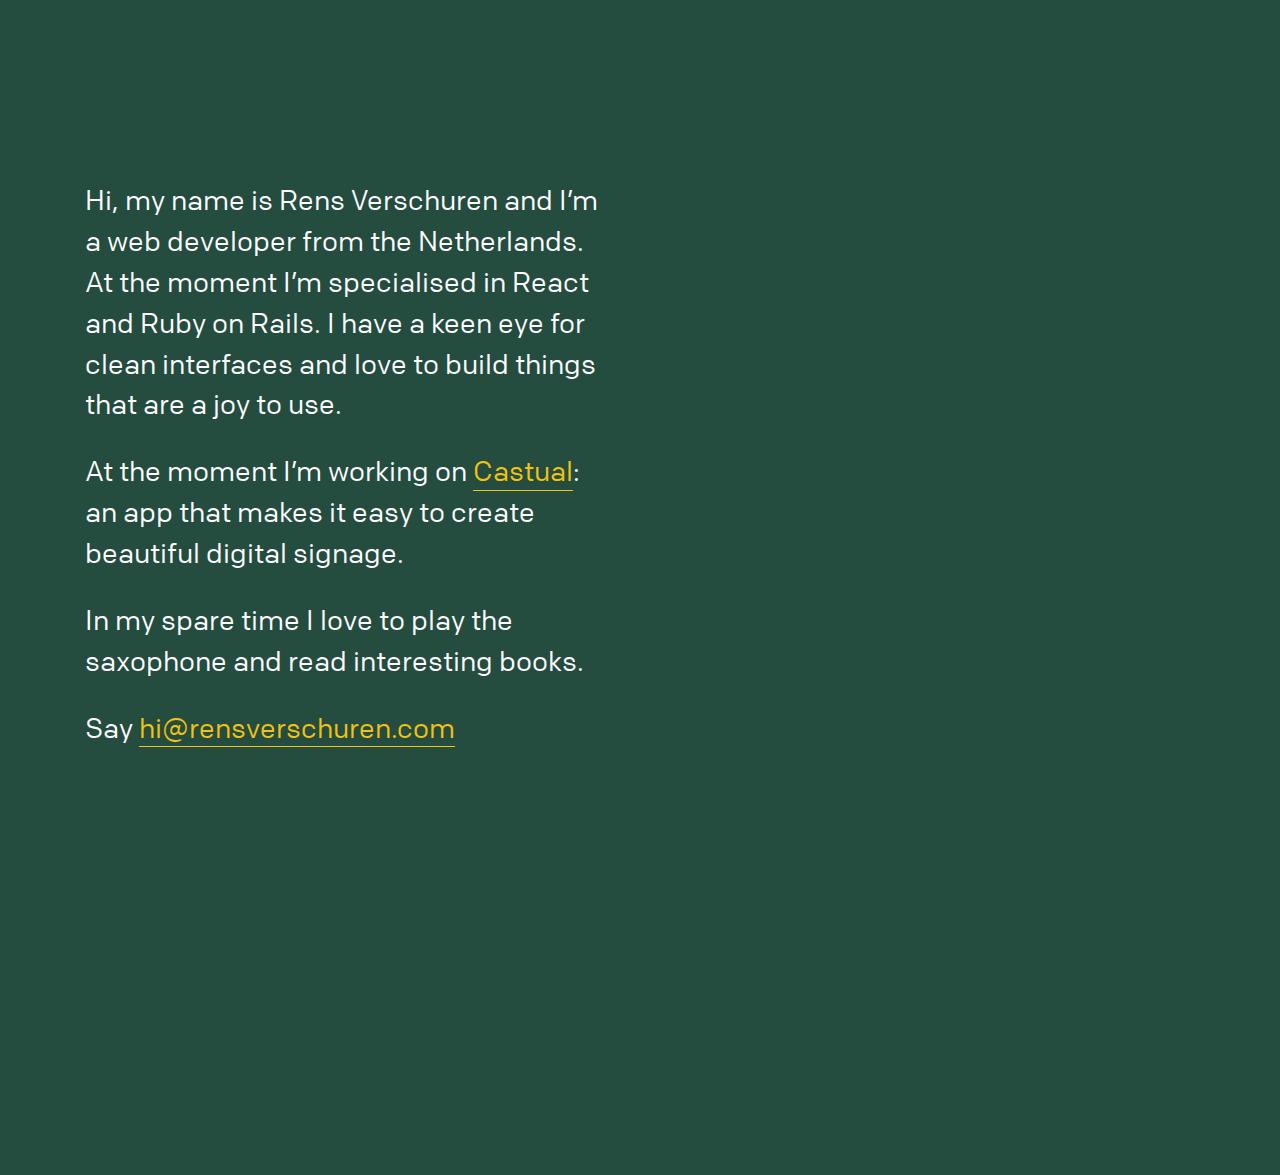
<file: index.html>
<!DOCTYPE html><html lang="en"><head><meta charSet="utf-8"/><meta http-equiv="x-ua-compatible" content="ie=edge"/><meta name="viewport" content="width=device-width, initial-scale=1, shrink-to-fit=no"/><style data-href="/styles.0833e2a1788c8d89ba2a.css">@font-face{font-family:ColfaxWebRegular;src:url(/static/ColfaxWebRegular-9192fe8f1f6eb8186327de75132e1f2c.eot);src:url(/static/ColfaxWebRegular-9192fe8f1f6eb8186327de75132e1f2c.eot?#iefix) format("embedded-opentype"),url(/static/ColfaxWebRegular-2e9344983aebffcc48e39ceb480b440f.woff2) format("woff2"),url(/static/ColfaxWebRegular-a915d9f30337f76c088a28f9e6741c29.woff) format("woff");font-weight:400;font-style:normal}html{font-family:sans-serif;-ms-text-size-adjust:100%;-webkit-text-size-adjust:100%}body{margin:0;font-size:28px;font-family:ColfaxWebRegular;font-style:normal;line-height:1.46;background-color:#244c3f;color:hsla(0,0%,100%,.8);-webkit-font-smoothing:antialiased;-moz-osx-font-smoothing:grayscale}article,aside,details,figcaption,figure,footer,header,main,menu,nav,section,summary{display:block}audio,canvas,progress,video{display:inline-block}audio:not([controls]){display:none;height:0}progress{vertical-align:baseline}[hidden],template{display:none}a{color:#f3c213;border-bottom:1px solid #f3c213;text-decoration:none;padding-bottom:.05em;background-color:transparent;-webkit-text-decoration-skip:objects}a:active,a:hover{outline-width:0}abbr[title]{border-bottom:none;text-decoration:underline;-webkit-text-decoration:underline dotted;text-decoration:underline dotted}b,strong{font-weight:inherit;font-weight:bolder}dfn{font-style:italic}h1{font-size:2em;margin:.67em 0}mark{background-color:#ff0;color:#000}small{font-size:80%}sub,sup{font-size:75%;line-height:0;position:relative;vertical-align:baseline}sub{bottom:-.25em}sup{top:-.5em}img{border-style:none}svg:not(:root){overflow:hidden}code,kbd,pre,samp{font-family:monospace,monospace;font-size:1em}figure{margin:1em 40px}hr{box-sizing:content-box;height:0;overflow:visible}button,input,optgroup,select,textarea{font:inherit;margin:0}optgroup{font-weight:700}button,input{overflow:visible}button,select{text-transform:none}[type=reset],[type=submit],button,html [type=button]{-webkit-appearance:button}[type=button]::-moz-focus-inner,[type=reset]::-moz-focus-inner,[type=submit]::-moz-focus-inner,button::-moz-focus-inner{border-style:none;padding:0}[type=button]:-moz-focusring,[type=reset]:-moz-focusring,[type=submit]:-moz-focusring,button:-moz-focusring{outline:1px dotted ButtonText}fieldset{border:1px solid silver;margin:0 2px;padding:.35em .625em .75em}legend{box-sizing:border-box;color:inherit;display:table;max-width:100%;padding:0;white-space:normal}textarea{overflow:auto}[type=checkbox],[type=radio]{box-sizing:border-box;padding:0}[type=number]::-webkit-inner-spin-button,[type=number]::-webkit-outer-spin-button{height:auto}[type=search]{-webkit-appearance:textfield;outline-offset:-2px}[type=search]::-webkit-search-cancel-button,[type=search]::-webkit-search-decoration{-webkit-appearance:none}::-webkit-input-placeholder{color:inherit;opacity:.54}::-webkit-file-upload-button{-webkit-appearance:button;font:inherit}html{font:112.5%/1.45em georgia,serif;box-sizing:border-box;overflow-y:scroll}*,:after,:before{box-sizing:inherit}body{color:#fff;font-weight:400;word-wrap:break-word;-webkit-font-kerning:normal;font-kerning:normal;-ms-font-feature-settings:"kern","liga","clig","calt";-webkit-font-feature-settings:"kern","liga","clig","calt";font-feature-settings:"kern","liga","clig","calt"}img{max-width:100%;padding:0;margin:0 0 1.45rem}h1{font-size:2.25rem}h1,h2{padding:0;margin:0 0 1.45rem;color:inherit;font-family:-apple-system,BlinkMacSystemFont,Segoe UI,Roboto,Oxygen,Ubuntu,Cantarell,Fira Sans,Droid Sans,Helvetica Neue,sans-serif;font-weight:700;text-rendering:optimizeLegibility;line-height:1.1}h2{font-size:1.62671rem}h3{font-size:1.38316rem}h3,h4{padding:0;margin:0 0 1.45rem;color:inherit;font-family:-apple-system,BlinkMacSystemFont,Segoe UI,Roboto,Oxygen,Ubuntu,Cantarell,Fira Sans,Droid Sans,Helvetica Neue,sans-serif;font-weight:700;text-rendering:optimizeLegibility;line-height:1.1}h4{font-size:1rem}h5{font-size:.85028rem}h5,h6{padding:0;margin:0 0 1.45rem;color:inherit;font-family:-apple-system,BlinkMacSystemFont,Segoe UI,Roboto,Oxygen,Ubuntu,Cantarell,Fira Sans,Droid Sans,Helvetica Neue,sans-serif;font-weight:700;text-rendering:optimizeLegibility;line-height:1.1}h6{font-size:.78405rem}hgroup{padding:0;margin:0 0 1.45rem}ol,ul{padding:0;margin:0 0 1.45rem 1.45rem;list-style-position:outside;list-style-image:none}dd,dl,figure,p{padding:0;margin:0 0 1.45rem}pre{margin:0 0 1.45rem;font-size:.85rem;line-height:1.42;background:rgba(0,0,0,.04);border-radius:3px;overflow:auto;word-wrap:normal;padding:1.45rem}table{font-size:1rem;line-height:1.45rem;border-collapse:collapse;width:100%}fieldset,table{padding:0;margin:0 0 1.45rem}blockquote{padding:0;margin:0 1.45rem 1.45rem}form,iframe,noscript{padding:0;margin:0 0 1.45rem}hr{padding:0;margin:0 0 calc(1.45rem - 1px);background:rgba(0,0,0,.2);border:none;height:1px}address{padding:0;margin:0 0 1.45rem}b,dt,strong,th{font-weight:700}li{margin-bottom:.725rem}ol li,ul li{padding-left:0}li>ol,li>ul{margin-left:1.45rem;margin-bottom:.725rem;margin-top:.725rem}blockquote :last-child,li :last-child,p :last-child{margin-bottom:0}li>p{margin-bottom:.725rem}code,kbd,samp{font-size:.85rem;line-height:1.45rem}abbr,abbr[title],acronym{border-bottom:1px dotted rgba(0,0,0,.5);cursor:help}abbr[title]{text-decoration:none}td,th,thead{text-align:left}td,th{border-bottom:1px solid rgba(0,0,0,.12);font-feature-settings:"tnum";-moz-font-feature-settings:"tnum";-ms-font-feature-settings:"tnum";-webkit-font-feature-settings:"tnum";padding:.725rem .96667rem calc(.725rem - 1px)}td:first-child,th:first-child{padding-left:0}td:last-child,th:last-child{padding-right:0}code,tt{background-color:rgba(0,0,0,.04);border-radius:3px;font-family:SFMono-Regular,Consolas,Roboto Mono,Droid Sans Mono,Liberation Mono,Menlo,Courier,monospace;padding:.2em 0}pre code{background:none;line-height:1.42}code:after,code:before,tt:after,tt:before{letter-spacing:-.2em;content:" "}pre code:after,pre code:before,pre tt:after,pre tt:before{content:""}@media only screen and (max-width:480px){html{font-size:100%}}</style><meta name="generator" content="Gatsby 2.1.10"/><title data-react-helmet="true">Rens Verschuren | Rens Verschuren</title><meta data-react-helmet="true" name="Rens Verschuren is a web developer from The Netherlands." content="Rens Verschuren is a web developer from The Netherlands."/><meta data-react-helmet="true" property="og:title" content="Rens Verschuren"/><meta data-react-helmet="true" property="og:description" content="Rens Verschuren is a web developer from The Netherlands."/><meta data-react-helmet="true" property="og:type" content="website"/><meta data-react-helmet="true" name="twitter:card" content="summary"/><meta data-react-helmet="true" name="twitter:creator" content="@rensverschuren"/><meta data-react-helmet="true" name="twitter:title" content="Rens Verschuren"/><meta data-react-helmet="true" name="twitter:description" content="Rens Verschuren is a web developer from The Netherlands."/><meta data-react-helmet="true" name="keywords" content="Rens, Verschuren, Developer, Netherlands, Castual"/><link rel="manifest" href="/manifest.webmanifest"/><meta name="theme-color" content="#3b0e6d"/><link rel="apple-touch-icon" sizes="48x48" href="/icons/icon-48x48.png"/><link rel="apple-touch-icon" sizes="72x72" href="/icons/icon-72x72.png"/><link rel="apple-touch-icon" sizes="96x96" href="/icons/icon-96x96.png"/><link rel="apple-touch-icon" sizes="144x144" href="/icons/icon-144x144.png"/><link rel="apple-touch-icon" sizes="192x192" href="/icons/icon-192x192.png"/><link rel="apple-touch-icon" sizes="256x256" href="/icons/icon-256x256.png"/><link rel="apple-touch-icon" sizes="384x384" href="/icons/icon-384x384.png"/><link rel="apple-touch-icon" sizes="512x512" href="/icons/icon-512x512.png"/><link as="script" rel="preload" href="/webpack-runtime-8a5eedc34414c8f46d42.js"/><link as="script" rel="preload" href="/app-32f5a9c84a27e0da8b66.js"/><link as="script" rel="preload" href="/styles-a8b864bc6a3ba4cda878.js"/><link as="script" rel="preload" href="/1-e1f94f9a5e7a895183c9.js"/><link as="script" rel="preload" href="/component---src-pages-index-js-5b016fc2584214d60093.js"/><link as="fetch" rel="preload" href="/static/d/173/path---index-6a9-NZuapzHg3X9TaN1iIixfv1W23E.json" crossorigin="use-credentials"/></head><body><noscript id="gatsby-noscript">This app works best with JavaScript enabled.</noscript><div id="___gatsby"><div style="outline:none" tabindex="-1" role="group"><div><main><div style="max-width:1140px;margin:0 auto;padding:0 15px"><div style="max-width:530px;padding:20vh 0 400px"><p>Hi, my name is Rens Verschuren and I’m a web developer from the Netherlands. At the moment I’m specialised in React and Ruby on Rails. I have a keen eye for clean interfaces and love to build things that are a joy to use.</p><p>At the moment I’m working on <a href="http://castual.com" rel="noopener noreferrer" target="_blank">Castual</a>: an app that makes it easy to create beautiful digital signage.</p><p>In my spare time I love to play the saxophone and read interesting books.</p><p>Say <a href="mailto:hi@rensverschuren.com">hi@rensverschuren.com</a></p></div></div></main></div></div></div><script id="gatsby-script-loader">/*<![CDATA[*/window.page={"componentChunkName":"component---src-pages-index-js","jsonName":"index","path":"/"};window.dataPath="173/path---index-6a9-NZuapzHg3X9TaN1iIixfv1W23E";/*]]>*/</script><script id="gatsby-chunk-mapping">/*<![CDATA[*/window.___chunkMapping={"app":["/app-32f5a9c84a27e0da8b66.js"],"component---src-pages-404-js":["/component---src-pages-404-js-2a1b7b3fc8ed06d4c4c9.js"],"component---src-pages-index-js":["/component---src-pages-index-js-5b016fc2584214d60093.js"],"pages-manifest":["/pages-manifest-09f9c8a903c9c6e2eb63.js"]};/*]]>*/</script><script src="/component---src-pages-index-js-5b016fc2584214d60093.js" async=""></script><script src="/1-e1f94f9a5e7a895183c9.js" async=""></script><script src="/styles-a8b864bc6a3ba4cda878.js" async=""></script><script src="/app-32f5a9c84a27e0da8b66.js" async=""></script><script src="/webpack-runtime-8a5eedc34414c8f46d42.js" async=""></script></body></html>
</file>
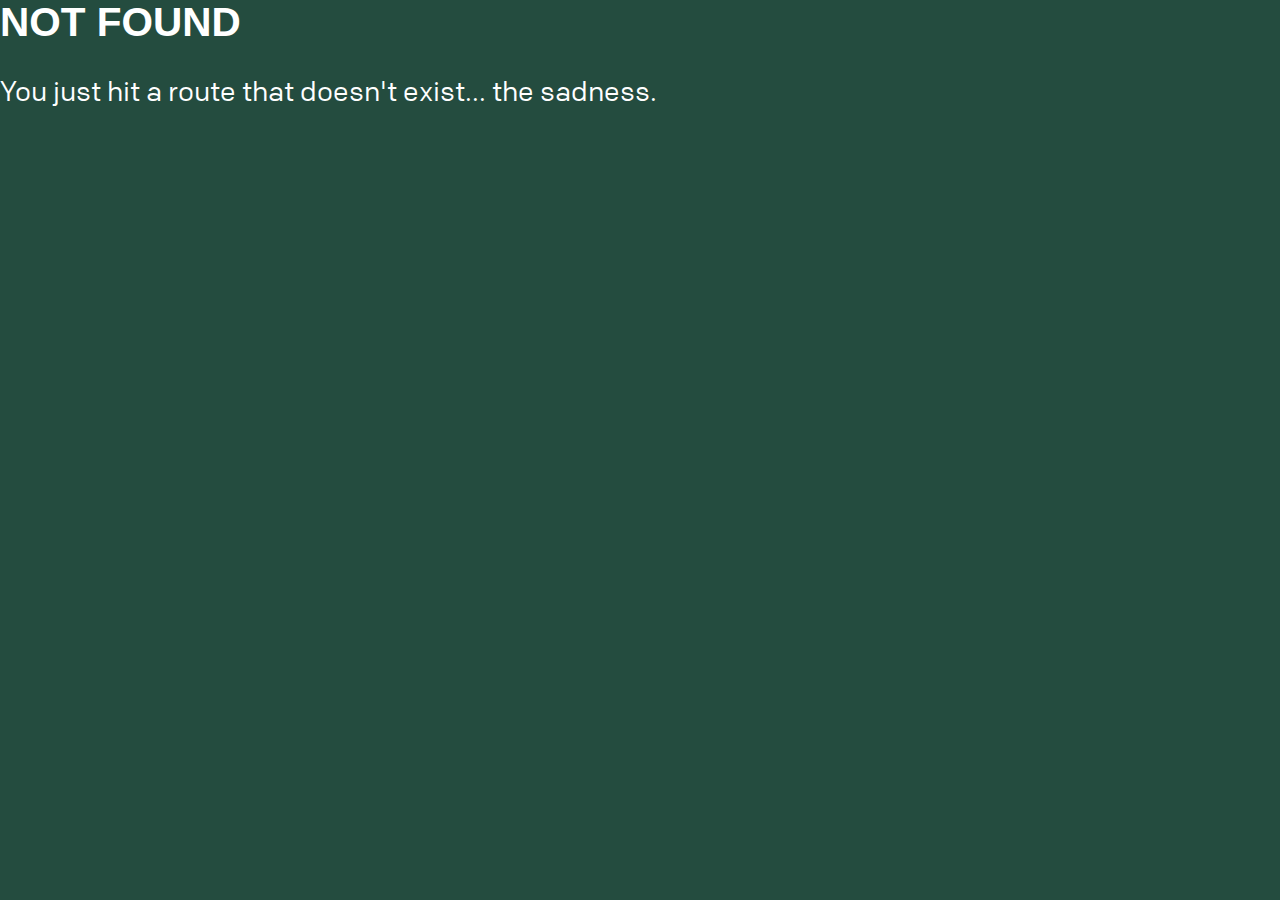
<file: 404/index.html>
<!DOCTYPE html><html lang="en"><head><meta charSet="utf-8"/><meta http-equiv="x-ua-compatible" content="ie=edge"/><meta name="viewport" content="width=device-width, initial-scale=1, shrink-to-fit=no"/><style data-href="/styles.0833e2a1788c8d89ba2a.css">@font-face{font-family:ColfaxWebRegular;src:url(/static/ColfaxWebRegular-9192fe8f1f6eb8186327de75132e1f2c.eot);src:url(/static/ColfaxWebRegular-9192fe8f1f6eb8186327de75132e1f2c.eot?#iefix) format("embedded-opentype"),url(/static/ColfaxWebRegular-2e9344983aebffcc48e39ceb480b440f.woff2) format("woff2"),url(/static/ColfaxWebRegular-a915d9f30337f76c088a28f9e6741c29.woff) format("woff");font-weight:400;font-style:normal}html{font-family:sans-serif;-ms-text-size-adjust:100%;-webkit-text-size-adjust:100%}body{margin:0;font-size:28px;font-family:ColfaxWebRegular;font-style:normal;line-height:1.46;background-color:#244c3f;color:hsla(0,0%,100%,.8);-webkit-font-smoothing:antialiased;-moz-osx-font-smoothing:grayscale}article,aside,details,figcaption,figure,footer,header,main,menu,nav,section,summary{display:block}audio,canvas,progress,video{display:inline-block}audio:not([controls]){display:none;height:0}progress{vertical-align:baseline}[hidden],template{display:none}a{color:#f3c213;border-bottom:1px solid #f3c213;text-decoration:none;padding-bottom:.05em;background-color:transparent;-webkit-text-decoration-skip:objects}a:active,a:hover{outline-width:0}abbr[title]{border-bottom:none;text-decoration:underline;-webkit-text-decoration:underline dotted;text-decoration:underline dotted}b,strong{font-weight:inherit;font-weight:bolder}dfn{font-style:italic}h1{font-size:2em;margin:.67em 0}mark{background-color:#ff0;color:#000}small{font-size:80%}sub,sup{font-size:75%;line-height:0;position:relative;vertical-align:baseline}sub{bottom:-.25em}sup{top:-.5em}img{border-style:none}svg:not(:root){overflow:hidden}code,kbd,pre,samp{font-family:monospace,monospace;font-size:1em}figure{margin:1em 40px}hr{box-sizing:content-box;height:0;overflow:visible}button,input,optgroup,select,textarea{font:inherit;margin:0}optgroup{font-weight:700}button,input{overflow:visible}button,select{text-transform:none}[type=reset],[type=submit],button,html [type=button]{-webkit-appearance:button}[type=button]::-moz-focus-inner,[type=reset]::-moz-focus-inner,[type=submit]::-moz-focus-inner,button::-moz-focus-inner{border-style:none;padding:0}[type=button]:-moz-focusring,[type=reset]:-moz-focusring,[type=submit]:-moz-focusring,button:-moz-focusring{outline:1px dotted ButtonText}fieldset{border:1px solid silver;margin:0 2px;padding:.35em .625em .75em}legend{box-sizing:border-box;color:inherit;display:table;max-width:100%;padding:0;white-space:normal}textarea{overflow:auto}[type=checkbox],[type=radio]{box-sizing:border-box;padding:0}[type=number]::-webkit-inner-spin-button,[type=number]::-webkit-outer-spin-button{height:auto}[type=search]{-webkit-appearance:textfield;outline-offset:-2px}[type=search]::-webkit-search-cancel-button,[type=search]::-webkit-search-decoration{-webkit-appearance:none}::-webkit-input-placeholder{color:inherit;opacity:.54}::-webkit-file-upload-button{-webkit-appearance:button;font:inherit}html{font:112.5%/1.45em georgia,serif;box-sizing:border-box;overflow-y:scroll}*,:after,:before{box-sizing:inherit}body{color:#fff;font-weight:400;word-wrap:break-word;-webkit-font-kerning:normal;font-kerning:normal;-ms-font-feature-settings:"kern","liga","clig","calt";-webkit-font-feature-settings:"kern","liga","clig","calt";font-feature-settings:"kern","liga","clig","calt"}img{max-width:100%;padding:0;margin:0 0 1.45rem}h1{font-size:2.25rem}h1,h2{padding:0;margin:0 0 1.45rem;color:inherit;font-family:-apple-system,BlinkMacSystemFont,Segoe UI,Roboto,Oxygen,Ubuntu,Cantarell,Fira Sans,Droid Sans,Helvetica Neue,sans-serif;font-weight:700;text-rendering:optimizeLegibility;line-height:1.1}h2{font-size:1.62671rem}h3{font-size:1.38316rem}h3,h4{padding:0;margin:0 0 1.45rem;color:inherit;font-family:-apple-system,BlinkMacSystemFont,Segoe UI,Roboto,Oxygen,Ubuntu,Cantarell,Fira Sans,Droid Sans,Helvetica Neue,sans-serif;font-weight:700;text-rendering:optimizeLegibility;line-height:1.1}h4{font-size:1rem}h5{font-size:.85028rem}h5,h6{padding:0;margin:0 0 1.45rem;color:inherit;font-family:-apple-system,BlinkMacSystemFont,Segoe UI,Roboto,Oxygen,Ubuntu,Cantarell,Fira Sans,Droid Sans,Helvetica Neue,sans-serif;font-weight:700;text-rendering:optimizeLegibility;line-height:1.1}h6{font-size:.78405rem}hgroup{padding:0;margin:0 0 1.45rem}ol,ul{padding:0;margin:0 0 1.45rem 1.45rem;list-style-position:outside;list-style-image:none}dd,dl,figure,p{padding:0;margin:0 0 1.45rem}pre{margin:0 0 1.45rem;font-size:.85rem;line-height:1.42;background:rgba(0,0,0,.04);border-radius:3px;overflow:auto;word-wrap:normal;padding:1.45rem}table{font-size:1rem;line-height:1.45rem;border-collapse:collapse;width:100%}fieldset,table{padding:0;margin:0 0 1.45rem}blockquote{padding:0;margin:0 1.45rem 1.45rem}form,iframe,noscript{padding:0;margin:0 0 1.45rem}hr{padding:0;margin:0 0 calc(1.45rem - 1px);background:rgba(0,0,0,.2);border:none;height:1px}address{padding:0;margin:0 0 1.45rem}b,dt,strong,th{font-weight:700}li{margin-bottom:.725rem}ol li,ul li{padding-left:0}li>ol,li>ul{margin-left:1.45rem;margin-bottom:.725rem;margin-top:.725rem}blockquote :last-child,li :last-child,p :last-child{margin-bottom:0}li>p{margin-bottom:.725rem}code,kbd,samp{font-size:.85rem;line-height:1.45rem}abbr,abbr[title],acronym{border-bottom:1px dotted rgba(0,0,0,.5);cursor:help}abbr[title]{text-decoration:none}td,th,thead{text-align:left}td,th{border-bottom:1px solid rgba(0,0,0,.12);font-feature-settings:"tnum";-moz-font-feature-settings:"tnum";-ms-font-feature-settings:"tnum";-webkit-font-feature-settings:"tnum";padding:.725rem .96667rem calc(.725rem - 1px)}td:first-child,th:first-child{padding-left:0}td:last-child,th:last-child{padding-right:0}code,tt{background-color:rgba(0,0,0,.04);border-radius:3px;font-family:SFMono-Regular,Consolas,Roboto Mono,Droid Sans Mono,Liberation Mono,Menlo,Courier,monospace;padding:.2em 0}pre code{background:none;line-height:1.42}code:after,code:before,tt:after,tt:before{letter-spacing:-.2em;content:" "}pre code:after,pre code:before,pre tt:after,pre tt:before{content:""}@media only screen and (max-width:480px){html{font-size:100%}}</style><meta name="generator" content="Gatsby 2.1.10"/><title data-react-helmet="true">404: Not found | Rens Verschuren</title><meta data-react-helmet="true" name="Rens Verschuren is a web developer from The Netherlands." content="Rens Verschuren is a web developer from The Netherlands."/><meta data-react-helmet="true" property="og:title" content="404: Not found"/><meta data-react-helmet="true" property="og:description" content="Rens Verschuren is a web developer from The Netherlands."/><meta data-react-helmet="true" property="og:type" content="website"/><meta data-react-helmet="true" name="twitter:card" content="summary"/><meta data-react-helmet="true" name="twitter:creator" content="@rensverschuren"/><meta data-react-helmet="true" name="twitter:title" content="404: Not found"/><meta data-react-helmet="true" name="twitter:description" content="Rens Verschuren is a web developer from The Netherlands."/><link rel="manifest" href="/manifest.webmanifest"/><meta name="theme-color" content="#3b0e6d"/><link rel="apple-touch-icon" sizes="48x48" href="/icons/icon-48x48.png"/><link rel="apple-touch-icon" sizes="72x72" href="/icons/icon-72x72.png"/><link rel="apple-touch-icon" sizes="96x96" href="/icons/icon-96x96.png"/><link rel="apple-touch-icon" sizes="144x144" href="/icons/icon-144x144.png"/><link rel="apple-touch-icon" sizes="192x192" href="/icons/icon-192x192.png"/><link rel="apple-touch-icon" sizes="256x256" href="/icons/icon-256x256.png"/><link rel="apple-touch-icon" sizes="384x384" href="/icons/icon-384x384.png"/><link rel="apple-touch-icon" sizes="512x512" href="/icons/icon-512x512.png"/><link as="script" rel="preload" href="/webpack-runtime-8a5eedc34414c8f46d42.js"/><link as="script" rel="preload" href="/app-32f5a9c84a27e0da8b66.js"/><link as="script" rel="preload" href="/styles-a8b864bc6a3ba4cda878.js"/><link as="script" rel="preload" href="/1-e1f94f9a5e7a895183c9.js"/><link as="script" rel="preload" href="/component---src-pages-404-js-2a1b7b3fc8ed06d4c4c9.js"/><link as="fetch" rel="preload" href="/static/d/44/path---404-22-d-bce-NZuapzHg3X9TaN1iIixfv1W23E.json" crossorigin="use-credentials"/></head><body><noscript id="gatsby-noscript">This app works best with JavaScript enabled.</noscript><div id="___gatsby"><div style="outline:none" tabindex="-1" role="group"><div><main><h1>NOT FOUND</h1><p>You just hit a route that doesn&#x27;t exist... the sadness.</p></main></div></div></div><script id="gatsby-script-loader">/*<![CDATA[*/window.page={"componentChunkName":"component---src-pages-404-js","jsonName":"404-22d","path":"/404/"};window.dataPath="44/path---404-22-d-bce-NZuapzHg3X9TaN1iIixfv1W23E";/*]]>*/</script><script id="gatsby-chunk-mapping">/*<![CDATA[*/window.___chunkMapping={"app":["/app-32f5a9c84a27e0da8b66.js"],"component---src-pages-404-js":["/component---src-pages-404-js-2a1b7b3fc8ed06d4c4c9.js"],"component---src-pages-index-js":["/component---src-pages-index-js-5b016fc2584214d60093.js"],"pages-manifest":["/pages-manifest-09f9c8a903c9c6e2eb63.js"]};/*]]>*/</script><script src="/component---src-pages-404-js-2a1b7b3fc8ed06d4c4c9.js" async=""></script><script src="/1-e1f94f9a5e7a895183c9.js" async=""></script><script src="/styles-a8b864bc6a3ba4cda878.js" async=""></script><script src="/app-32f5a9c84a27e0da8b66.js" async=""></script><script src="/webpack-runtime-8a5eedc34414c8f46d42.js" async=""></script></body></html>
</file>
